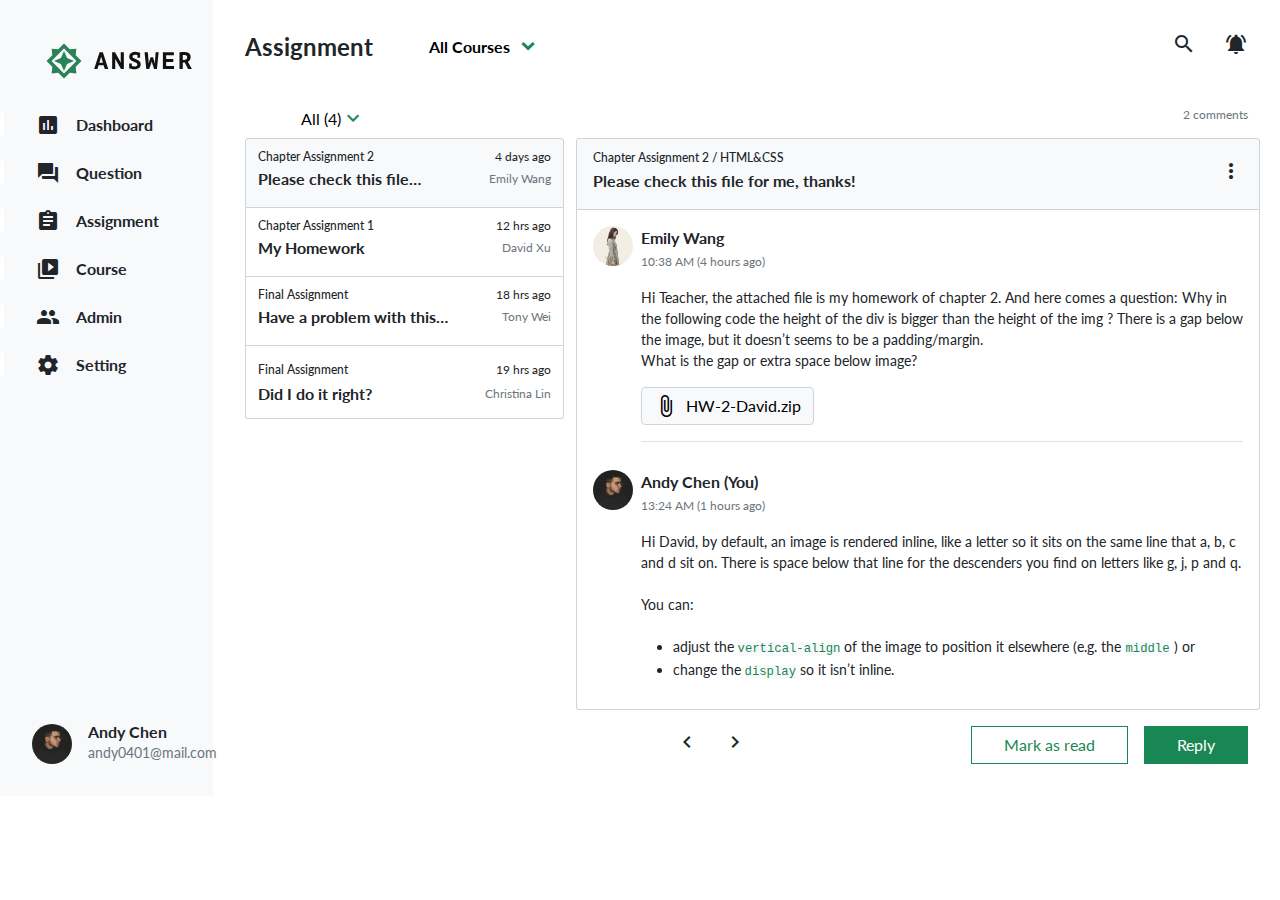
<file: index.html>
<!DOCTYPE html>
<html lang="en">

<head>
  <meta charset="UTF-8">
  <meta
    name="viewport"
    content="width=device-width, initial-scale=1.0"
  >
  <meta
    http-equiv="X-UA-Compatible"
    content="ie=edge"
  >
  <title>
    Boostrap Index
  </title>
  <link
    href="https://fonts.googleapis.com/icon?family=Material+Icons"
    rel="stylesheet"
  >
  <link
    rel="preconnect"
    href="https://fonts.googleapis.com"
  >
  <link
    rel="preconnect"
    href="https://fonts.gstatic.com"
    crossorigin
  >
  <link
    href="https://fonts.googleapis.com/css2?family=Lato&family=Roboto+Mono&display=swap"
    rel="stylesheet"
  >
  <!-- <link
    rel="stylesheet"
    href="https://cdnjs.cloudflare.com/ajax/libs/font-awesome/5.13.0/css/all.min.css"
  /> -->
  <link
    rel="stylesheet"
    href="./assets/style/all.css"
  >
</head>

<body>

  <div class="row mx-0">
    <header class="col-2 p-0 bg-light p-0 d-flex flex-column justify-content-between pb-5">
      <ul class="list-group  flex-shrink-0">
        <li class="list-group-item py-5 border-0 ">
          <h1 class="m-0"><a
              class="ms-5 logo"
              href="/week5-bs"
            ><img
                src="./assets/images/logo-ANSWER.svg"
                alt="logo-ANSWER.svg"
              ></a></h1>
        </li>

        <li class="list-group-item p-0 fw-bold mb-4 border-4 border-top-0 border-end-0 border-bottom-0 border-white"><a
            class="d-flex align-items-center ms-5"
            href="#"
          ><span class="material-icons fs-4 me-3">
              assessment
            </span> Dashboard</a></li>
        <li class="list-group-item p-0 fw-bold mb-4 border-4 border-top-0 border-end-0 border-bottom-0 border-white"><a
            class="d-flex align-items-center ms-5"
            href="#"
          ><span class="material-icons fs-4 me-3">
              question_answer
            </span> Question</a></li>
        <li class="list-group-item p-0 fw-bold mb-4 border-4 border-top-0 border-end-0 border-bottom-0 border-white"><a
            class="d-flex align-items-center ms-5"
            href="#"
          ><span class="material-icons fs-4 me-3">
              assignment
            </span> Assignment</a></li>
        <li class="list-group-item p-0 fw-bold mb-4 border-4 border-top-0 border-end-0 border-bottom-0 border-white"><a
            class="d-flex align-items-center ms-5"
            href="#"
          ><span class="material-icons fs-4 me-3">
              video_library
            </span> Course</a></li>
        <li class="list-group-item p-0 fw-bold mb-4 border-4 border-top-0 border-end-0 border-bottom-0 border-white"><a
            class="d-flex align-items-center ms-5"
            href="/week5-bs/admin.html"
          ><span class="material-icons fs-4 me-3">
              people
            </span> Admin</a></li>
        <li class="list-group-item p-0 fw-bold mb-4 border-4 border-top-0 border-end-0 border-bottom-0 border-white"><a
            class="d-flex align-items-center ms-5"
            href="#"
          ><span class="material-icons fs-4 me-3">settings</span>
            Setting</a></li>
      </ul>
      <div class="d-flex align-items-center">
        <div class="flex-shrink-0">
          <img
            class="image rounded-circle "
            src="./assets/images/andychen.jpeg"
            alt="andychen.jpeg"
          >
        </div>
        <div class="ms-3">
          <p class="fw-bold m-0 lh-1">Andy Chen</p>
          <small class="fz14 text-gray600">andy0401@mail.com</small>
        </div>
      </div>
    </header>
    <main class="col-10 p-5">
      
<div class="container p-0">
  <div class="d-flex justify-content-between pb-5">
    <div class="d-flex align-items-center ">
      <h2 class="fs-4 m-0 fw-bold">Assignment</h2>
      <div class="dropdown">
        <button
          class="dropdown-toggle fw-bold"
          type="button"
          data-bs-toggle="dropdown"
          aria-expanded="false"
        >
          All Courses
        </button>
        <ul class="dropdown-menu">
          <li><a
              class="dropdown-item"
              href="#"
            >Action</a></li>
          <li><a
              class="dropdown-item"
              href="#"
            >Another action</a></li>
          <li><a
              class="dropdown-item"
              href="#"
            >Something else here</a></li>
        </ul>
      </div>
    </div>
    <div>
      <span class="material-icons me-4">
        search
      </span>
      <span class="material-icons">
        notifications_active
      </span>
    </div>
  </div>
</div>


<div class="container p-0 mt-12px">
  <!-- <div class="d-flex flex-column"> -->
  <section class="ml-3 mb-6px">
    <div class="position-relative d-flex justify-content-between">
      <button
        class="collapseBtn"
        type="button"
        data-bs-toggle="collapse"
        data-bs-target="#collapseExample"
        aria-expanded="false"
        aria-controls="collapseExample"
      >
        All (4)
      </button>
      <div class="text-muted fs-7">2 comments</div>
    </div>
  </section>
  <section class="row justify-content-between">
    <div
      class="collapse show col-4"
      id="collapseExample"
    >
      <div class="card card-body border-0 p-0">
        <div class="list-group">
          <div
            class="list-group-item list-group-item-action active"
            aria-current="true"
          >
            <div class="d-flex w-100 justify-content-between ">
              <h5 class="fs-7 m-0 lh-1">Chapter Assignment 2</h5>
              <small class="fs-7 lh-1">4 days ago</small>
            </div>
            <div class="d-flex w-100 justify-content-between align-items-center">
              <p class="fw-bold m-0 lh-lg">Please check this file…</p>
              <small class="fs-7 text-gray600 ">Emily Wang</small>
            </div>
          </div>
          <div
            class="list-group-item list-group-item-action"
            aria-current="true"
          >
            <div class="d-flex w-100 justify-content-between  align-items-center">
              <h5 class="fs-7 m-0 lh-1">Chapter Assignment 1</h5>
              <small class="fs-7 lh-1">12 hrs ago</small>
            </div>
            <div class="d-flex w-100 justify-content-between align-items-center">
              <p class="fw-bold m-0 lh-lg">My Homework</p>
              <small class="fs-7 text-gray600 ">David Xu</small>
            </div>
          </div>
          <div
            class="list-group-item list-group-item-action"
            aria-current="true"
          >
            <div class="d-flex w-100 justify-content-between  align-items-center">
              <h5 class="fs-7 m-0 lh-1">Final Assignment</h5>
              <small class="fs-7 lh-1">18 hrs ago</small>
            </div>
            <div class="d-flex w-100 justify-content-between align-items-center">
              <p class="fw-bold m-0 lh-lg">Have a problem with this…</p>
              <small class="fs-7 text-gray600 ">Tony Wei</small>
            </div>
          </div>
          <div
            class="list-group-item list-group-item-action"
            aria-current="true"
          >
            <div class="d-flex w-100 justify-content-between  align-items-center">
              <h5 class="fs-7 m-0 lh-lg">Final Assignment</h5>
              <small class="fs-7">19 hrs ago</small>
            </div>
            <div class="d-flex w-100 justify-content-between align-items-center">
              <p class="fw-bold m-0 ">Did I do it right?</p>
              <small class="fs-7 text-gray600 lh-1">Christina Lin</small>
            </div>
          </div>
        </div>
      </div>
    </div>
    <div class="card card-body border-0 p-0 col-8 ">
      <div class="list-group ">
        <div
          class="list-group-item px-3 list-group-item-action active d-flex justify-content-between"
          aria-current="true"
        >
          <div class="d-flex  flex-column justify-content-center">
            <h5 class="fs-7 m-0 ">Chapter Assignment 2 / HTML&CSS</h5>
            <p class="fw-bold m-0 lh-lg">Please check this file for me, thanks!</p>
          </div>
          <div class="d-flex justify-content-between align-items-center">
            <a href="#"><span class="material-icons">more_vert</span>
            </a>
          </div>
        </div>
        <div
          class="list-group-item pt-3 px-3 border-bottom-0"
          aria-current="true"
        >
          <div class="d-flex">
            <div class="flex-shrink-0">
              <img
                class="rounded-circle image"
                src="./assets/images/emilywang.jpeg"
                alt="emilywang.jpeg"
              >
            </div>
            <div class="ml-8px border-bottom fz14">
              <p class="fs-6 fw-bold m-0">Emily Wang</p>
              <small class="text-muted fs-7">10:38 AM (4 hours ago)</small>
              <p class="mt-3">Hi Teacher, the attached file is my homework of chapter 2. And here comes a question:
                Why in the following code the height of the div is bigger than the height of the img ? There is a gap
                below the image, but it doesn’t seems to be a padding/margin.<br> What is the gap or extra space below
                image?</p>
              <a
                href="#"
                class="d-inline-flex  btn btn-light border-gray400 mb-3"
                download
              ><span class="material-icons fs-4"> attach_file</span><span class="ml-8px">HW-2-David.zip</span></a>
            </div>
          </div>
        </div>
        <div
          class="list-group-item pt-3 px-3"
          aria-current="true"
        >
          <div class="d-flex">
            <div class="flex-shrink-0">
              <img
                class="rounded-circle image"
                src="./assets/images/andychen.jpeg"
                alt="andychen.jpeg"
              >
            </div>
            <div class="ml-8px fz14">
              <p class="fs-6 fw-bold m-0">Andy Chen (You)</p>
              <small class="text-muted fs-7">13:24 AM (1 hours ago)</small>
              <div class="mt-3">Hi David, by default, an image is rendered inline, like a letter so it sits on the same
                line that a, b, c and d sit on. There is space below that line for the descenders you find on letters
                like g, j, p and q.<br /><br /> You can:<br /><br />
                <ul>
                  <li>adjust the <code class="bg-light text-success">vertical-align</code> of the image to position it
                    elsewhere (e.g. the <code class="bg-light text-success">middle</code> ) or</li>
                  <li>change the <code class="bg-light text-success">display</code> so it isn’t inline.</li>
                </ul>
              </div>
            </div>
          </div>
        </div>
      </div>
    </div>
  </section>


  <section class="row mx-0 mt-3">
    <div class=" col-6 d-flex justify-content-end align-items-center px-0">
      <a
        href="#"
        class="me-4"
      ><span class="material-icons fs-4">
          navigate_before
        </span></a>
      <a href="#"><span class="material-icons fs-4">
          navigate_next
        </span></a>
    </div>
    <div class="col-6 d-flex justify-content-end px-0">
      <button class="btn btn-outline-success rounded-0 px-5 me-3">Mark as read</button>
      <button class="btn btn-success rounded-0 px-5">Reply</button>
    </div>
  </section>
  <!-- </div> -->
</div>
    </main>
  </div>



  <script src="./assets/js/vendors.js"></script>
  <script src="./assets/js/all.js"></script>
</body>

</html>
</file>
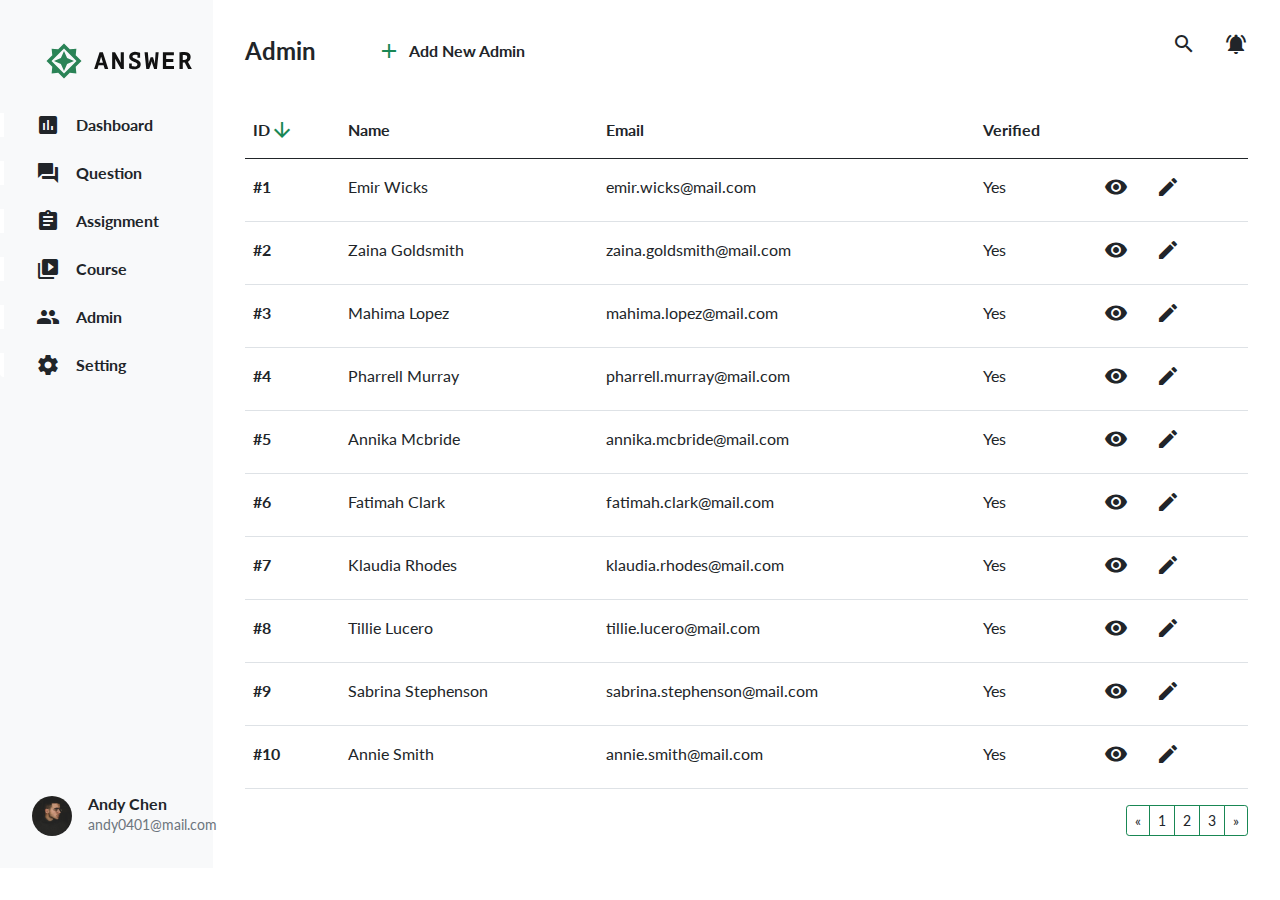
<file: admin.html>
<!DOCTYPE html>
<html lang="en">

<head>
  <meta charset="UTF-8">
  <meta
    name="viewport"
    content="width=device-width, initial-scale=1.0"
  >
  <meta
    http-equiv="X-UA-Compatible"
    content="ie=edge"
  >
  <title>
    Boostrap Index
  </title>
  <link
    href="https://fonts.googleapis.com/icon?family=Material+Icons"
    rel="stylesheet"
  >
  <link
    rel="preconnect"
    href="https://fonts.googleapis.com"
  >
  <link
    rel="preconnect"
    href="https://fonts.gstatic.com"
    crossorigin
  >
  <link
    href="https://fonts.googleapis.com/css2?family=Lato&family=Roboto+Mono&display=swap"
    rel="stylesheet"
  >
  <!-- <link
    rel="stylesheet"
    href="https://cdnjs.cloudflare.com/ajax/libs/font-awesome/5.13.0/css/all.min.css"
  /> -->
  <link
    rel="stylesheet"
    href="./assets/style/all.css"
  >
</head>

<body>

  <div class="row mx-0">
    <header class="col-2 p-0 bg-light p-0 d-flex flex-column justify-content-between pb-5">
      <ul class="list-group  flex-shrink-0">
        <li class="list-group-item py-5 border-0 ">
          <h1 class="m-0"><a
              class="ms-5 logo"
              href="/week5-bs"
            ><img
                src="./assets/images/logo-ANSWER.svg"
                alt="logo-ANSWER.svg"
              ></a></h1>
        </li>

        <li class="list-group-item p-0 fw-bold mb-4 border-4 border-top-0 border-end-0 border-bottom-0 border-white"><a
            class="d-flex align-items-center ms-5"
            href="#"
          ><span class="material-icons fs-4 me-3">
              assessment
            </span> Dashboard</a></li>
        <li class="list-group-item p-0 fw-bold mb-4 border-4 border-top-0 border-end-0 border-bottom-0 border-white"><a
            class="d-flex align-items-center ms-5"
            href="#"
          ><span class="material-icons fs-4 me-3">
              question_answer
            </span> Question</a></li>
        <li class="list-group-item p-0 fw-bold mb-4 border-4 border-top-0 border-end-0 border-bottom-0 border-white"><a
            class="d-flex align-items-center ms-5"
            href="#"
          ><span class="material-icons fs-4 me-3">
              assignment
            </span> Assignment</a></li>
        <li class="list-group-item p-0 fw-bold mb-4 border-4 border-top-0 border-end-0 border-bottom-0 border-white"><a
            class="d-flex align-items-center ms-5"
            href="#"
          ><span class="material-icons fs-4 me-3">
              video_library
            </span> Course</a></li>
        <li class="list-group-item p-0 fw-bold mb-4 border-4 border-top-0 border-end-0 border-bottom-0 border-white"><a
            class="d-flex align-items-center ms-5"
            href="/week5-bs/admin.html"
          ><span class="material-icons fs-4 me-3">
              people
            </span> Admin</a></li>
        <li class="list-group-item p-0 fw-bold mb-4 border-4 border-top-0 border-end-0 border-bottom-0 border-white"><a
            class="d-flex align-items-center ms-5"
            href="#"
          ><span class="material-icons fs-4 me-3">settings</span>
            Setting</a></li>
      </ul>
      <div class="d-flex align-items-center">
        <div class="flex-shrink-0">
          <img
            class="image rounded-circle "
            src="./assets/images/andychen.jpeg"
            alt="andychen.jpeg"
          >
        </div>
        <div class="ms-3">
          <p class="fw-bold m-0 lh-1">Andy Chen</p>
          <small class="fz14 text-gray600">andy0401@mail.com</small>
        </div>
      </div>
    </header>
    <main class="col-10 p-5">
      
<div
  class="modal"
  tabindex="-1"
  data-bs-backdrop="static"
  id="exampleModal"
>
  <div class="modal-dialog modal-dialog-centered">
    <div class="modal-content p-5">
      <div class="modal-header border-0">
        <h2 class="text-secondary fw-bold fs-4 m-0">New Admin</h2>
        <button
          type="button"
          class="btn-close"
          data-bs-dismiss="modal"
          aria-label="Close"
        ></button>
      </div>
      <div class="modal-body text-secondary ">
        <div class="border-bottom border-gray400 py-4">
          <h3 class="fw-bold fs-5 m-0 mb-3">Account</h3>
          <div class="mb-3">
            <label for="exampleFormControlInput1" class="form-label m-0">Name</label>
            <input type="text" class="form-control border-secondary" id="exampleFormControlInput1" >
          </div>
          <div>
            <label for="exampleFormControlTextarea1" class="form-label m-0">Email</label>
            <input type="email" class="form-control border-secondary" id="exampleFormControlTextarea1" >
          </div>
        </div>
        <div class="border-bottom border-gray400 py-4">
          <h3 class="fw-bold fs-5 m-0 mb-3">Verification</h3>
          <div class="d-inline-flex"><span class="material-icons text-danger me-2"> warning </span> <span class="fw-bold">Unverified</span></div>
          <button type="button" class="btn btn-outline-success btn-lg w-100 mt-3 fw-bold border-gray400">Send Verification Mail</button>
        </div>
        <div class="border-bottom border-gray400 py-4">
          <h3 class="fw-bold fs-5 m-0 mb-3">Access Level</h3>
          <select class="form-select form-select-lg text-gray600 border-secondary" aria-label=".form-select-lg example">
            <option selected>-Choose access level-</option>
            <option value="1">One</option>
            <option value="2">Two</option>
            <option value="3">Three</option>
          </select>
        </div>
        <div class=" py-4">
          <h3 class="fw-bold fs-5 m-0 mb-3">Lecture</h3>
          <div class="form-check mb-4">
            <input class="form-check-input" type="checkbox" value="Lecture" id="check1">
            <label class="form-check-label" for="check1">Lecture</label>
          </div>
          <div class="form-check mb-4">
            <input class="form-check-input" type="checkbox" value="Coupon" id="check2">
            <label class="form-check-label" for="check2">Coupon</label>
          </div>
          <div class="form-check mb-4">
            <input class="form-check-input" type="checkbox" value="Message" id="check3">
            <label class="form-check-label" for="check3">Message</label>
          </div>
          <div class="form-check mb-4">
            <input class="form-check-input" type="checkbox" value="Setting" id="check4">
            <label class="form-check-label" for="check4">Setting</label>
          </div>
          <div class="form-check mb-4">
            <input class="form-check-input" type="checkbox" value="Task Menu" id="check6">
            <label class="form-check-label" for="check6">Task Menu</label>
          </div>
        </div>
      </div>
      
      <div class="modal-footer border-0">
        <button
          type="button"
          class="btn btn-outline-success px-5 py-2"
          data-bs-dismiss="modal"
        >Cancel</button>
        <button
          type="button"
          class="btn btn-success px-5 py-2"
        >Add</button>
      </div>
    </div>
  </div>
</div>

<div class="container p-0">
  <div class="d-flex justify-content-between pb-5">
    <div class="d-flex align-items-center ">
      <h2 class="fs-4 m-0 fw-bold me-6">Admin</h2>
      <button class="btn d-inline-flex fw-bold ">
        <span class="material-icons me-1 text-success">add</span>
        <span class="ms-1" data-bs-toggle="modal"
        data-bs-target="#exampleModal">Add New Admin</span></button>
    </div>
    <div>
      <span class="material-icons me-4">
        search
      </span>
      <span class="material-icons">
        notifications_active
      </span>
    </div>
  </div>
</div>


<div class="container p-0">
  <table class="table">
    <thead>
      <tr>
        <th scope="col">
          <div class="d-inline-flex align-items-center">
            <span>ID</span>
            <span class="material-icons text-success">
              arrow_downward
            </span>
          </div>
        </th>
        <th scope="col">Name</th>
        <th scope="col">Email</th>
        <th scope="col">Verified</th>
        <th></th>
      </tr>
    </thead>
    <tbody>
      <tr>
        <th scope="row">#1</th>
        <td>Emir Wicks</td>
        <td>emir.wicks@mail.com</td>
        <td>Yes</td>
        <td>
          <a href="javascript:void(0);">
            <span
              class="material-icons me-4"
              data-bs-toggle="modal"
              data-bs-target="#exampleModal"
            >
              remove_red_eye
            </span>
          </a>
          <a href="javascript:void(0);">
            <span
              class="material-icons"
              data-bs-toggle="modal"
              data-bs-target="#exampleModal"
            >
              edit
            </span>
          </a>
        </td>
      </tr>
      <tr>
        <th scope="row">#2</th>
        <td>Zaina Goldsmith</td>
        <td>zaina.goldsmith@mail.com</td>
        <td>Yes</td>
        <td>
          <a href="#">
            <span class="material-icons me-4">
              remove_red_eye
            </span>
          </a>
          <a href="#">
            <span class="material-icons">
              edit
            </span>
          </a>
        </td>
      </tr>
      <tr>
        <th scope="row">#3</th>
        <td>Mahima Lopez</td>
        <td>mahima.lopez@mail.com</td>
        <td>Yes</td>
        <td>
          <a href="#">
            <span class="material-icons me-4">
              remove_red_eye
            </span>
          </a>
          <a href="#">
            <span class="material-icons">
              edit
            </span>
          </a>
        </td>
      </tr>
      <tr>
        <th scope="row">#4</th>
        <td>Pharrell Murray</td>
        <td>pharrell.murray@mail.com</td>
        <td>Yes</td>
        <td>
          <a href="#">
            <span class="material-icons me-4">
              remove_red_eye
            </span>
          </a>
          <a href="#">
            <span class="material-icons">
              edit
            </span>
          </a>
        </td>
      </tr>
      <tr>
        <th scope="row">#5</th>
        <td>Annika Mcbride</td>
        <td>annika.mcbride@mail.com</td>
        <td>Yes</td>
        <td>
          <a href="#">
            <span class="material-icons me-4">
              remove_red_eye
            </span>
          </a>
          <a href="#">
            <span class="material-icons">
              edit
            </span>
          </a>
        </td>
      </tr>
      <tr>
        <th scope="row">#6</th>
        <td>Fatimah Clark</td>
        <td>fatimah.clark@mail.com</td>
        <td>Yes</td>
        <td>
          <a href="#">
            <span class="material-icons me-4">
              remove_red_eye
            </span>
          </a>
          <a href="#">
            <span class="material-icons">
              edit
            </span>
          </a>
        </td>
      </tr>
      <tr>
        <th scope="row">#7</th>
        <td>Klaudia Rhodes</td>
        <td>klaudia.rhodes@mail.com</td>
        <td>Yes</td>
        <td>
          <a href="#">
            <span class="material-icons me-4">
              remove_red_eye
            </span>
          </a>
          <a href="#">
            <span class="material-icons">
              edit
            </span>
          </a>
        </td>
      </tr>
      <tr>
        <th scope="row">#8</th>
        <td>Tillie Lucero</td>
        <td>tillie.lucero@mail.com</td>
        <td>Yes</td>
        <td>
          <a href="#">
            <span class="material-icons me-4">
              remove_red_eye
            </span>
          </a>
          <a href="#">
            <span class="material-icons">
              edit
            </span>
          </a>
        </td>
      </tr>
      <tr>
        <th scope="row">#9</th>
        <td>Sabrina Stephenson</td>
        <td>sabrina.stephenson@mail.com</td>
        <td>Yes</td>
        <td>
          <a href="#">
            <span class="material-icons me-4">
              remove_red_eye
            </span>
          </a>
          <a href="#">
            <span class="material-icons">
              edit
            </span>
          </a>
        </td>
      </tr>
      <tr>
        <th scope="row">#10</th>
        <td>Annie Smith</td>
        <td>annie.smith@mail.com</td>
        <td>Yes</td>
        <td>
          <a href="#">
            <span class="material-icons me-4">
              remove_red_eye
            </span>
          </a>
          <a href="#">
            <span class="material-icons">
              edit
            </span>
          </a>
        </td>
      </tr>
    </tbody>
  </table>
</div>

<div class="container p-0 clearfix">
  <nav aria-label="Page navigation example ">
    <ul class="pagination float-end  pagination-sm mb-0">
      <li class="page-item">
        <a
          class="page-link"
          href="#"
          aria-label="Previous"
        >
          <span aria-hidden="true">&laquo;</span>
        </a>
      </li>
      <li class="page-item"><a
          class="page-link"
          href="#"
        >1</a></li>
      <li class="page-item"><a
          class="page-link"
          href="#"
        >2</a></li>
      <li class="page-item"><a
          class="page-link"
          href="#"
        >3</a></li>
      <li class="page-item">
        <a
          class="page-link"
          href="#"
          aria-label="Next"
        >
          <span aria-hidden="true">&raquo;</span>
        </a>
      </li>
    </ul>
  </nav>
</div>
    </main>
  </div>



  <script src="./assets/js/vendors.js"></script>
  <script src="./assets/js/all.js"></script>
</body>

</html>
</file>
